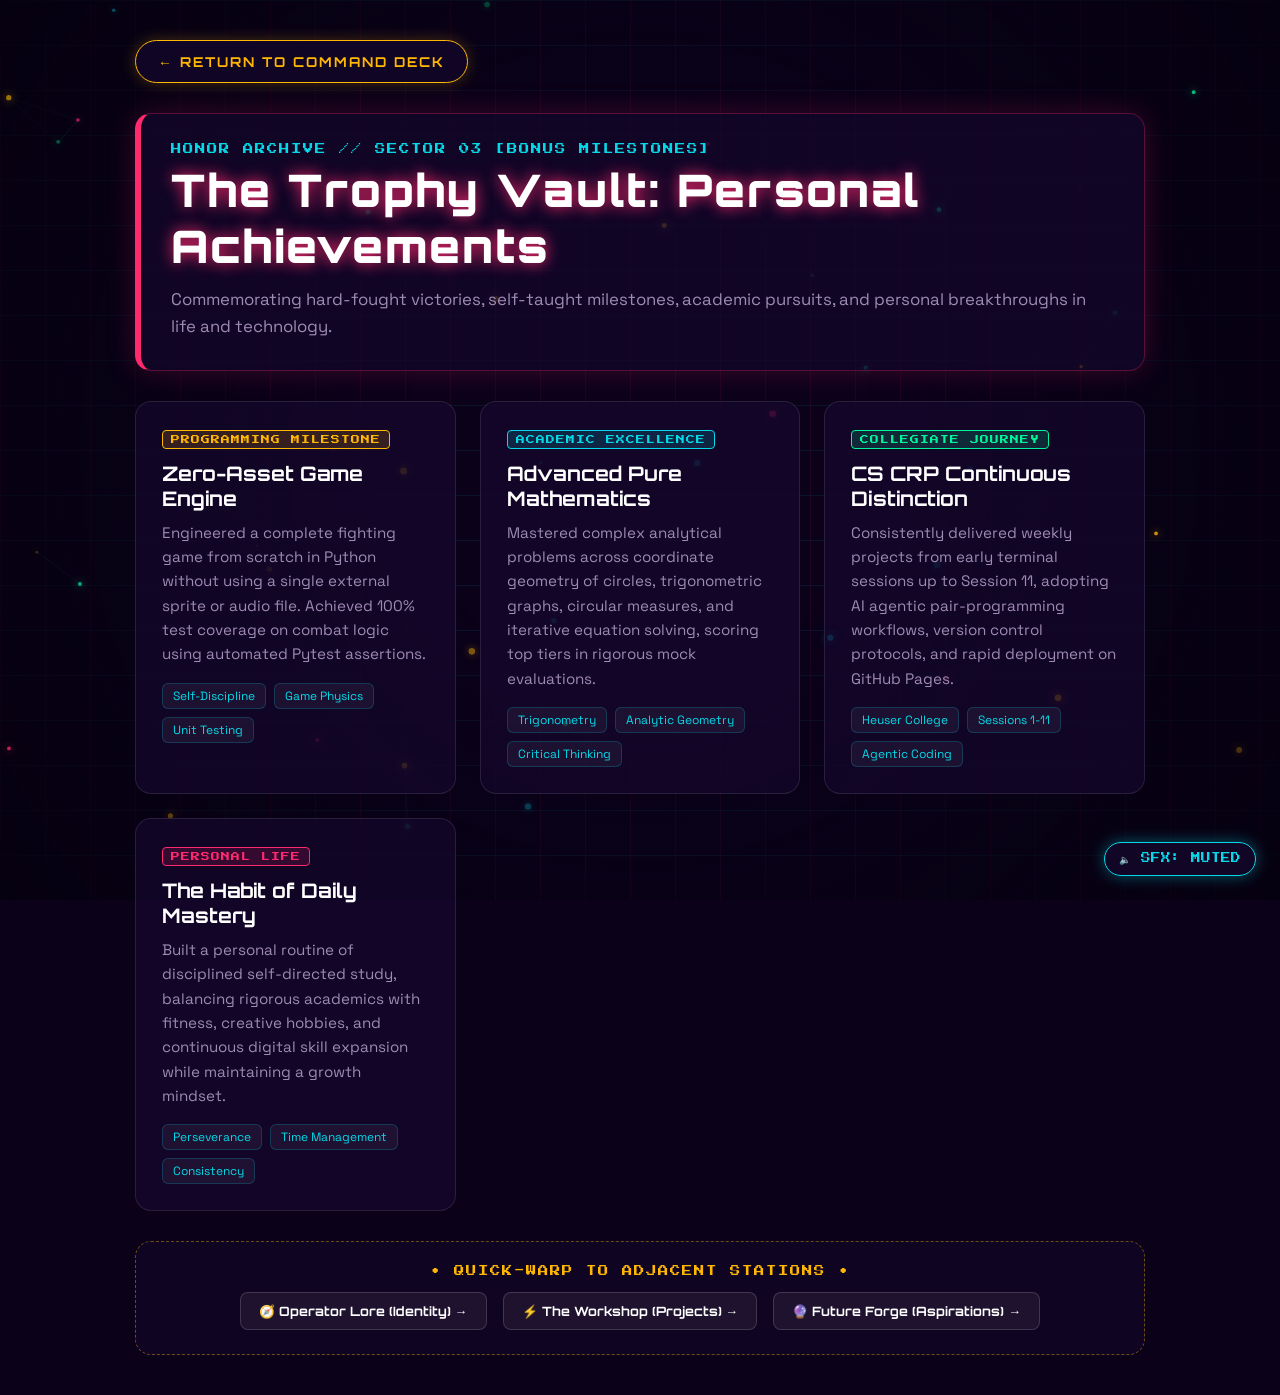
<file: achievements.html>
<!DOCTYPE html>
<html lang="en">
<head>
  <meta charset="UTF-8">
  <meta name="viewport" content="width=device-width, initial-scale=1.0">
  <title>Trophy Vault | Cyber-Chamber Sector 03</title>
  <link rel="stylesheet" href="style.css">
</head>
<body>

  <canvas id="cyber-canvas"></canvas>

  <!-- STRICTLY NO HEADER, NO FOOTER, NO NAVBAR -->
  <main class="sector-wrapper">

    <!-- Unconventional Return Gate -->
    <a href="index.html" class="cockpit-eject-beacon">
      <span>&larr; RETURN TO COMMAND DECK</span>
    </a>

    <!-- Sector Hero Banner (BONUS REQUIREMENT 1) -->
    <section class="sector-hero-hud">
      <span class="sector-code-tag">HONOR ARCHIVE // SECTOR 03 [BONUS MILESTONES]</span>
      <h1 class="sector-title">The Trophy Vault: Personal Achievements</h1>
      <p class="sector-subtext">
        Commemorating hard-fought victories, self-taught milestones, academic pursuits, and personal breakthroughs in life and technology.
      </p>
    </section>

    <!-- Achievements Grid -->
    <section class="content-cyber-grid">

      <!-- Achievement 1: Self-Taught Programming & CS50P Completion -->
      <article class="cyber-card">
        <span class="card-status-badge badge-gold">PROGRAMMING MILESTONE</span>
        <h2 class="cyber-card-title">Zero-Asset Game Engine</h2>
        <p class="cyber-card-body">
          Engineered a complete fighting game from scratch in Python without using a single external sprite or audio file. Achieved 100% test coverage on combat logic using automated Pytest assertions.
        </p>
        <div class="tech-tag-row">
          <span class="tech-pill">Self-Discipline</span>
          <span class="tech-pill">Game Physics</span>
          <span class="tech-pill">Unit Testing</span>
        </div>
      </article>

      <!-- Achievement 2: Mathematical Mastery -->
      <article class="cyber-card">
        <span class="card-status-badge badge-cyan">ACADEMIC EXCELLENCE</span>
        <h2 class="cyber-card-title">Advanced Pure Mathematics</h2>
        <p class="cyber-card-body">
          Mastered complex analytical problems across coordinate geometry of circles, trigonometric graphs, circular measures, and iterative equation solving, scoring top tiers in rigorous mock evaluations.
        </p>
        <div class="tech-tag-row">
          <span class="tech-pill">Trigonometry</span>
          <span class="tech-pill">Analytic Geometry</span>
          <span class="tech-pill">Critical Thinking</span>
        </div>
      </article>

      <!-- Achievement 3: Heuser College CS CRP Progress -->
      <article class="cyber-card">
        <span class="card-status-badge badge-green">COLLEGIATE JOURNEY</span>
        <h2 class="cyber-card-title">CS CRP Continuous Distinction</h2>
        <p class="cyber-card-body">
          Consistently delivered weekly projects from early terminal sessions up to Session 11, adopting AI agentic pair-programming workflows, version control protocols, and rapid deployment on GitHub Pages.
        </p>
        <div class="tech-tag-row">
          <span class="tech-pill">Heuser College</span>
          <span class="tech-pill">Sessions 1-11</span>
          <span class="tech-pill">Agentic Coding</span>
        </div>
      </article>

      <!-- Achievement 4: Personal Resilience & Lifelong Habits -->
      <article class="cyber-card">
        <span class="card-status-badge badge-pink">PERSONAL LIFE</span>
        <h2 class="cyber-card-title">The Habit of Daily Mastery</h2>
        <p class="cyber-card-body">
          Built a personal routine of disciplined self-directed study, balancing rigorous academics with fitness, creative hobbies, and continuous digital skill expansion while maintaining a growth mindset.
        </p>
        <div class="tech-tag-row">
          <span class="tech-pill">Perseverance</span>
          <span class="tech-pill">Time Management</span>
          <span class="tech-pill">Consistency</span>
        </div>
      </article>

    </section>

    <!-- Inter-Sector Warp Nexus -->
    <section class="inter-sector-nexus">
      <div class="nexus-label">&bull; QUICK-WARP TO ADJACENT STATIONS &bull;</div>
      <div class="nexus-jump-links">
        <a href="lore.html" class="nexus-jump-pill">🧭 Operator Lore (Identity) &rarr;</a>
        <a href="projects.html" class="nexus-jump-pill">⚡ The Workshop (Projects) &rarr;</a>
        <a href="aspirations.html" class="nexus-jump-pill">🔮 Future Forge (Aspirations) &rarr;</a>
      </div>
    </section>

  </main>

  <button id="audio-toggle-btn" class="cockpit-audio-toggle" title="Toggle Cockpit SFX">
    🔈 SFX: MUTED
  </button>

  <script src="script.js"></script>
</body>
</html>
</file>
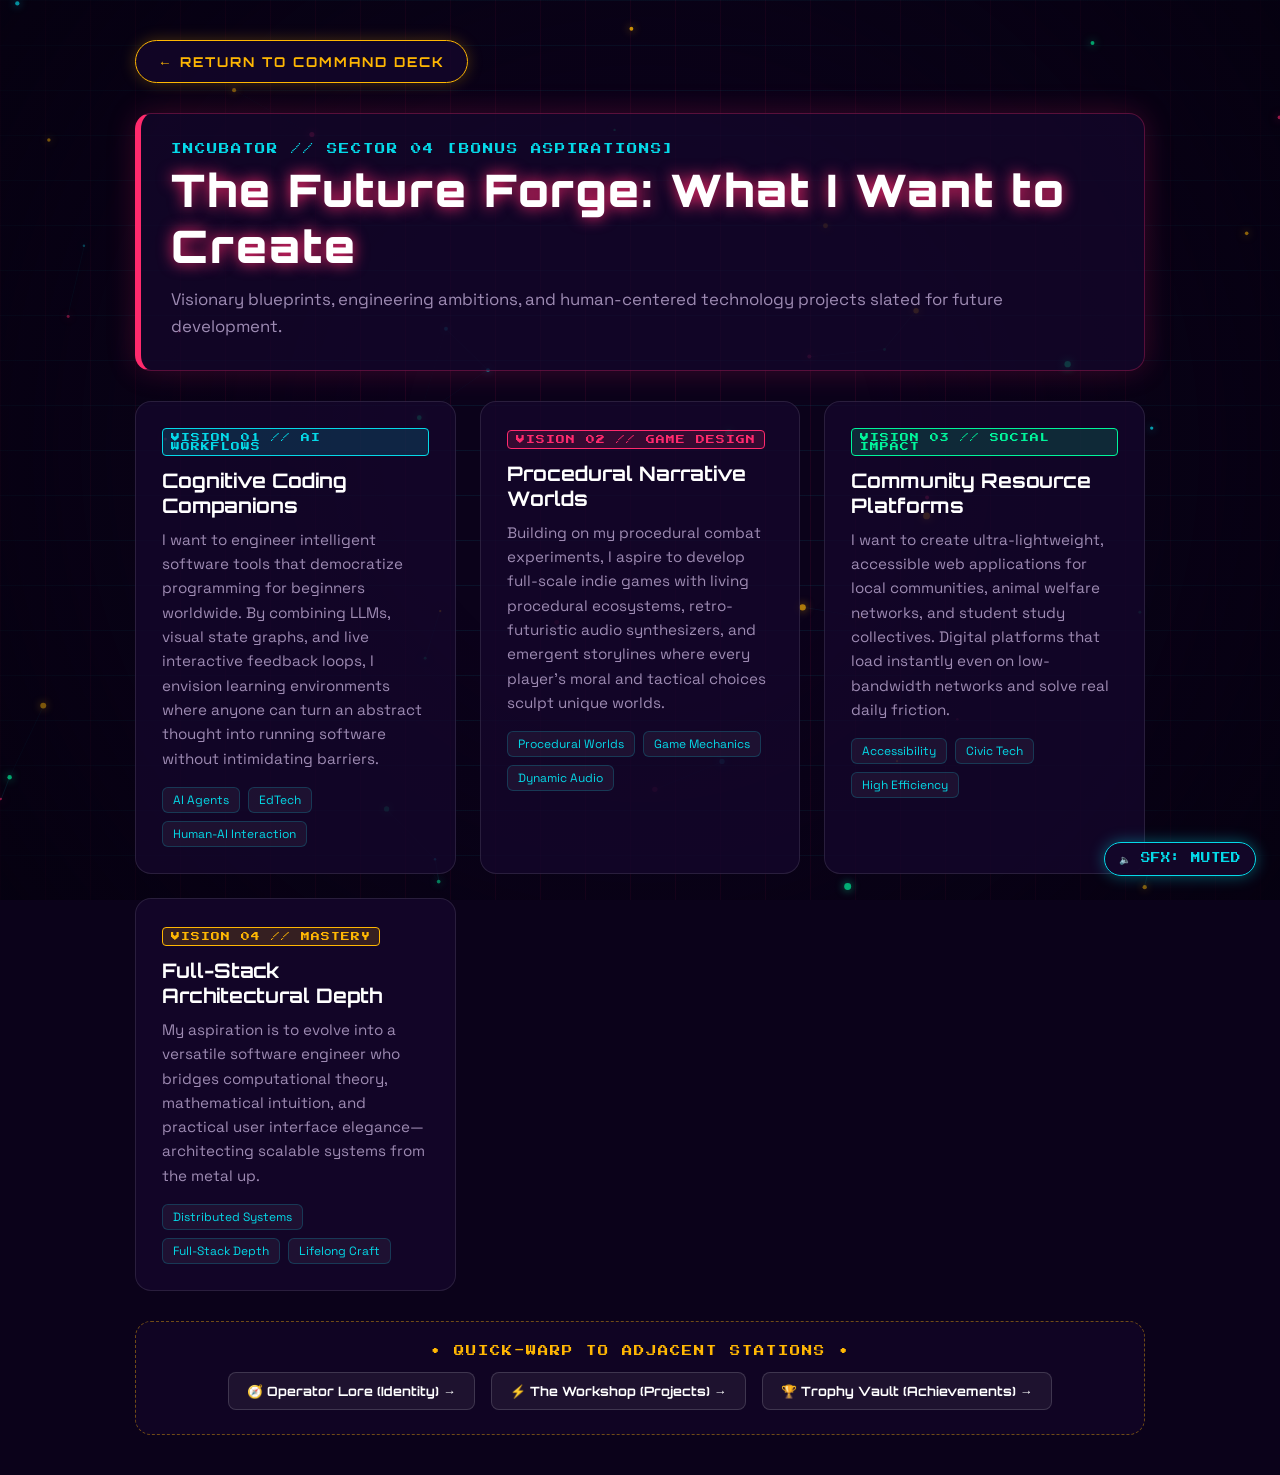
<file: aspirations.html>
<!DOCTYPE html>
<html lang="en">
<head>
  <meta charset="UTF-8">
  <meta name="viewport" content="width=device-width, initial-scale=1.0">
  <title>Future Forge | Cyber-Chamber Sector 04</title>
  <link rel="stylesheet" href="style.css">
</head>
<body>

  <canvas id="cyber-canvas"></canvas>

  <!-- STRICTLY NO HEADER, NO FOOTER, NO NAVBAR -->
  <main class="sector-wrapper">

    <!-- Unconventional Return Gate -->
    <a href="index.html" class="cockpit-eject-beacon">
      <span>&larr; RETURN TO COMMAND DECK</span>
    </a>

    <!-- Sector Hero Banner (BONUS REQUIREMENT 2) -->
    <section class="sector-hero-hud">
      <span class="sector-code-tag">INCUBATOR // SECTOR 04 [BONUS ASPIRATIONS]</span>
      <h1 class="sector-title">The Future Forge: What I Want to Create</h1>
      <p class="sector-subtext">
        Visionary blueprints, engineering ambitions, and human-centered technology projects slated for future development.
      </p>
    </section>

    <!-- Aspirations Grid -->
    <section class="content-cyber-grid">

      <!-- Aspiration 1: Intelligent Agentic Tools -->
      <article class="cyber-card">
        <span class="card-status-badge badge-cyan">VISION 01 // AI WORKFLOWS</span>
        <h2 class="cyber-card-title">Cognitive Coding Companions</h2>
        <p class="cyber-card-body">
          I want to engineer intelligent software tools that democratize programming for beginners worldwide. By combining LLMs, visual state graphs, and live interactive feedback loops, I envision learning environments where anyone can turn an abstract thought into running software without intimidating barriers.
        </p>
        <div class="tech-tag-row">
          <span class="tech-pill">AI Agents</span>
          <span class="tech-pill">EdTech</span>
          <span class="tech-pill">Human-AI Interaction</span>
        </div>
      </article>

      <!-- Aspiration 2: Immersive Indie Games -->
      <article class="cyber-card">
        <span class="card-status-badge badge-pink">VISION 02 // GAME DESIGN</span>
        <h2 class="cyber-card-title">Procedural Narrative Worlds</h2>
        <p class="cyber-card-body">
          Building on my procedural combat experiments, I aspire to develop full-scale indie games with living procedural ecosystems, retro-futuristic audio synthesizers, and emergent storylines where every player's moral and tactical choices sculpt unique worlds.
        </p>
        <div class="tech-tag-row">
          <span class="tech-pill">Procedural Worlds</span>
          <span class="tech-pill">Game Mechanics</span>
          <span class="tech-pill">Dynamic Audio</span>
        </div>
      </article>

      <!-- Aspiration 3: High-Impact Real-World Software -->
      <article class="cyber-card">
        <span class="card-status-badge badge-green">VISION 03 // SOCIAL IMPACT</span>
        <h2 class="cyber-card-title">Community Resource Platforms</h2>
        <p class="cyber-card-body">
          I want to create ultra-lightweight, accessible web applications for local communities, animal welfare networks, and student study collectives. Digital platforms that load instantly even on low-bandwidth networks and solve real daily friction.
        </p>
        <div class="tech-tag-row">
          <span class="tech-pill">Accessibility</span>
          <span class="tech-pill">Civic Tech</span>
          <span class="tech-pill">High Efficiency</span>
        </div>
      </article>

      <!-- Aspiration 4: Mastering Software Architecture -->
      <article class="cyber-card">
        <span class="card-status-badge badge-gold">VISION 04 // MASTERY</span>
        <h2 class="cyber-card-title">Full-Stack Architectural Depth</h2>
        <p class="cyber-card-body">
          My aspiration is to evolve into a versatile software engineer who bridges computational theory, mathematical intuition, and practical user interface elegance—architecting scalable systems from the metal up.
        </p>
        <div class="tech-tag-row">
          <span class="tech-pill">Distributed Systems</span>
          <span class="tech-pill">Full-Stack Depth</span>
          <span class="tech-pill">Lifelong Craft</span>
        </div>
      </article>

    </section>

    <!-- Inter-Sector Warp Nexus -->
    <section class="inter-sector-nexus">
      <div class="nexus-label">&bull; QUICK-WARP TO ADJACENT STATIONS &bull;</div>
      <div class="nexus-jump-links">
        <a href="lore.html" class="nexus-jump-pill">🧭 Operator Lore (Identity) &rarr;</a>
        <a href="projects.html" class="nexus-jump-pill">⚡ The Workshop (Projects) &rarr;</a>
        <a href="achievements.html" class="nexus-jump-pill">🏆 Trophy Vault (Achievements) &rarr;</a>
      </div>
    </section>

  </main>

  <button id="audio-toggle-btn" class="cockpit-audio-toggle" title="Toggle Cockpit SFX">
    🔈 SFX: MUTED
  </button>

  <script src="script.js"></script>
</body>
</html>
</file>
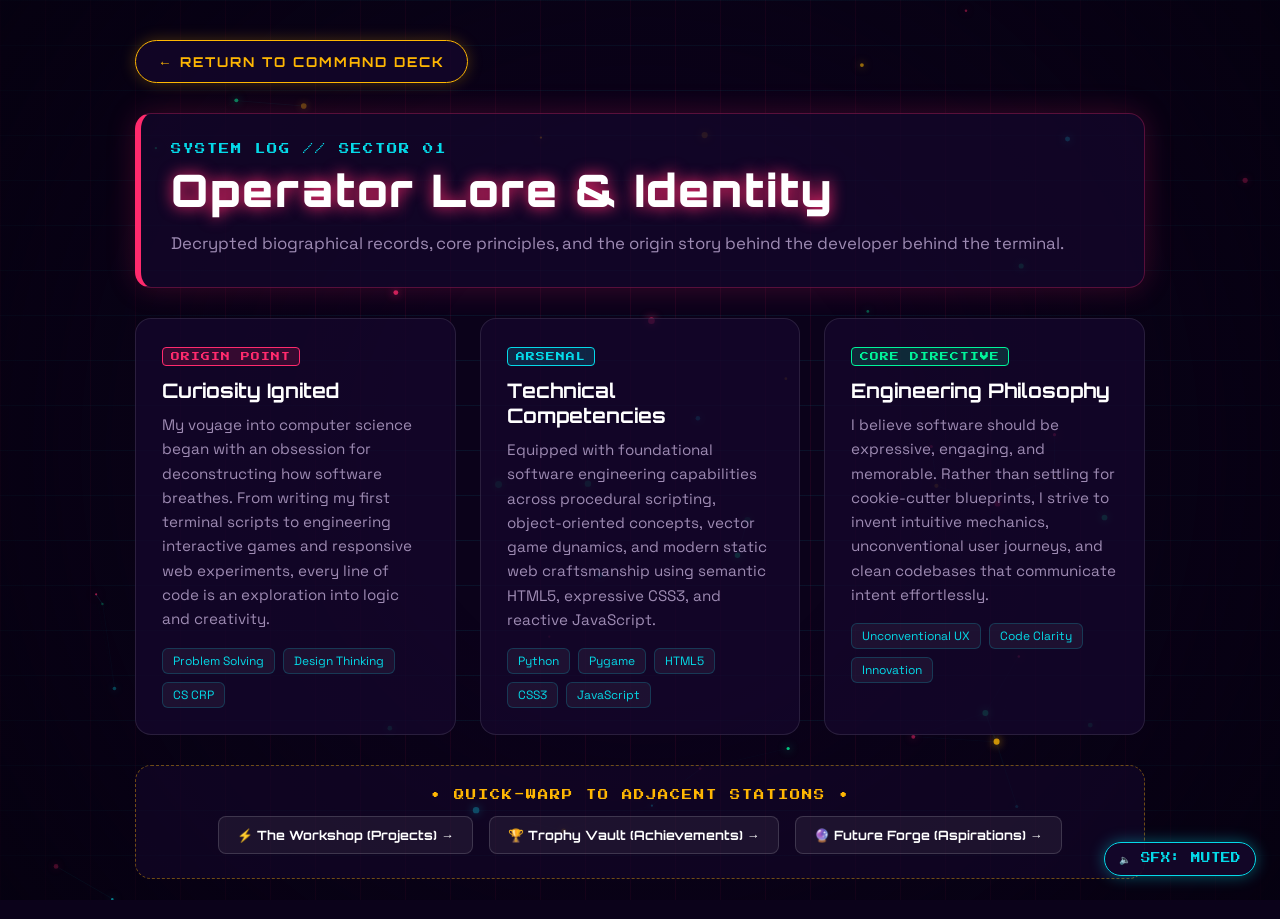
<file: lore.html>
<!DOCTYPE html>
<html lang="en">
<head>
  <meta charset="UTF-8">
  <meta name="viewport" content="width=device-width, initial-scale=1.0">
  <title>Operator Lore | Cyber-Chamber Sector 01</title>
  <link rel="stylesheet" href="style.css">
</head>
<body>

  <!-- Particle Canvas Overlay -->
  <canvas id="cyber-canvas"></canvas>

  <!-- STRICTLY NO HEADER, NO FOOTER, NO NAVBAR -->
  <main class="sector-wrapper">

    <!-- Unconventional Return Gate (Physical Cockpit Eject Beacon) -->
    <a href="index.html" class="cockpit-eject-beacon">
      <span>&larr; RETURN TO COMMAND DECK</span>
    </a>

    <!-- Sector Hero Banner -->
    <section class="sector-hero-hud">
      <span class="sector-code-tag">SYSTEM LOG // SECTOR 01</span>
      <h1 class="sector-title">Operator Lore &amp; Identity</h1>
      <p class="sector-subtext">
        Decrypted biographical records, core principles, and the origin story behind the developer behind the terminal.
      </p>
    </section>

    <!-- Bio & Skill Cards Grid -->
    <section class="content-cyber-grid">

      <!-- Card 1: Origin Story -->
      <article class="cyber-card">
        <span class="card-status-badge badge-pink">ORIGIN POINT</span>
        <h2 class="cyber-card-title">Curiosity Ignited</h2>
        <p class="cyber-card-body">
          My voyage into computer science began with an obsession for deconstructing how software breathes. From writing my first terminal scripts to engineering interactive games and responsive web experiments, every line of code is an exploration into logic and creativity.
        </p>
        <div class="tech-tag-row">
          <span class="tech-pill">Problem Solving</span>
          <span class="tech-pill">Design Thinking</span>
          <span class="tech-pill">CS CRP</span>
        </div>
      </article>

      <!-- Card 2: Skill Set -->
      <article class="cyber-card">
        <span class="card-status-badge badge-cyan">ARSENAL</span>
        <h2 class="cyber-card-title">Technical Competencies</h2>
        <p class="cyber-card-body">
          Equipped with foundational software engineering capabilities across procedural scripting, object-oriented concepts, vector game dynamics, and modern static web craftsmanship using semantic HTML5, expressive CSS3, and reactive JavaScript.
        </p>
        <div class="tech-tag-row">
          <span class="tech-pill">Python</span>
          <span class="tech-pill">Pygame</span>
          <span class="tech-pill">HTML5</span>
          <span class="tech-pill">CSS3</span>
          <span class="tech-pill">JavaScript</span>
        </div>
      </article>

      <!-- Card 3: Philosophy -->
      <article class="cyber-card">
        <span class="card-status-badge badge-green">CORE DIRECTIVE</span>
        <h2 class="cyber-card-title">Engineering Philosophy</h2>
        <p class="cyber-card-body">
          I believe software should be expressive, engaging, and memorable. Rather than settling for cookie-cutter blueprints, I strive to invent intuitive mechanics, unconventional user journeys, and clean codebases that communicate intent effortlessly.
        </p>
        <div class="tech-tag-row">
          <span class="tech-pill">Unconventional UX</span>
          <span class="tech-pill">Code Clarity</span>
          <span class="tech-pill">Innovation</span>
        </div>
      </article>

    </section>

    <!-- Inter-Sector Warp Nexus: Move between pages unconventional style -->
    <section class="inter-sector-nexus">
      <div class="nexus-label">&bull; QUICK-WARP TO ADJACENT STATIONS &bull;</div>
      <div class="nexus-jump-links">
        <a href="projects.html" class="nexus-jump-pill">⚡ The Workshop (Projects) &rarr;</a>
        <a href="achievements.html" class="nexus-jump-pill">🏆 Trophy Vault (Achievements) &rarr;</a>
        <a href="aspirations.html" class="nexus-jump-pill">🔮 Future Forge (Aspirations) &rarr;</a>
      </div>
    </section>

  </main>

  <!-- Interactive SFX Audio Toggle Button -->
  <button id="audio-toggle-btn" class="cockpit-audio-toggle" title="Toggle Cockpit SFX">
    🔈 SFX: MUTED
  </button>

  <script src="script.js"></script>
</body>
</html>
</file>
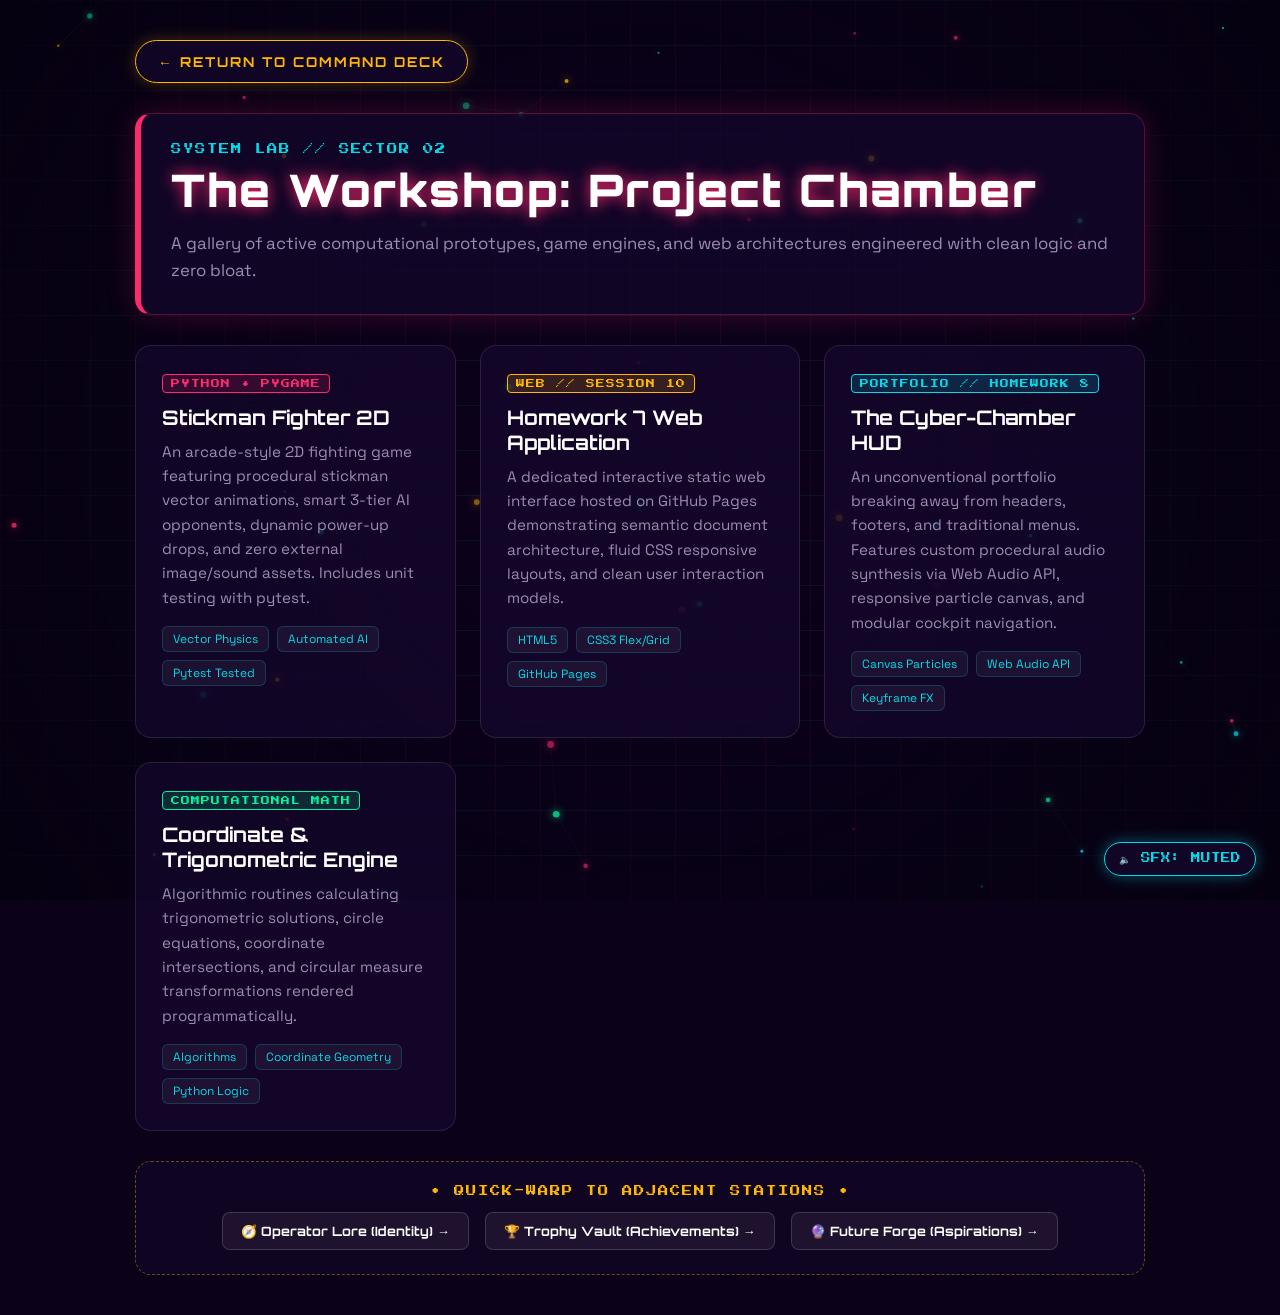
<file: projects.html>
<!DOCTYPE html>
<html lang="en">
<head>
  <meta charset="UTF-8">
  <meta name="viewport" content="width=device-width, initial-scale=1.0">
  <title>The Workshop | Cyber-Chamber Sector 02</title>
  <link rel="stylesheet" href="style.css">
</head>
<body>

  <canvas id="cyber-canvas"></canvas>

  <!-- STRICTLY NO HEADER, NO FOOTER, NO NAVBAR -->
  <main class="sector-wrapper">

    <!-- Unconventional Return Gate -->
    <a href="index.html" class="cockpit-eject-beacon">
      <span>&larr; RETURN TO COMMAND DECK</span>
    </a>

    <!-- Sector Hero Banner -->
    <section class="sector-hero-hud">
      <span class="sector-code-tag">SYSTEM LAB // SECTOR 02</span>
      <h1 class="sector-title">The Workshop: Project Chamber</h1>
      <p class="sector-subtext">
        A gallery of active computational prototypes, game engines, and web architectures engineered with clean logic and zero bloat.
      </p>
    </section>

    <!-- Projects Grid -->
    <section class="content-cyber-grid">

      <!-- Project 1: Stickman Fighter Game -->
      <article class="cyber-card">
        <span class="card-status-badge badge-pink">PYTHON &bull; PYGAME</span>
        <h2 class="cyber-card-title">Stickman Fighter 2D</h2>
        <p class="cyber-card-body">
          An arcade-style 2D fighting game featuring procedural stickman vector animations, smart 3-tier AI opponents, dynamic power-up drops, and zero external image/sound assets. Includes unit testing with pytest.
        </p>
        <div class="tech-tag-row">
          <span class="tech-pill">Vector Physics</span>
          <span class="tech-pill">Automated AI</span>
          <span class="tech-pill">Pytest Tested</span>
        </div>
      </article>

      <!-- Project 2: Homework 7 Static Web Architecture -->
      <article class="cyber-card">
        <span class="card-status-badge badge-gold">WEB // SESSION 10</span>
        <h2 class="cyber-card-title">Homework 7 Web Application</h2>
        <p class="cyber-card-body">
          A dedicated interactive static web interface hosted on GitHub Pages demonstrating semantic document architecture, fluid CSS responsive layouts, and clean user interaction models.
        </p>
        <div class="tech-tag-row">
          <span class="tech-pill">HTML5</span>
          <span class="tech-pill">CSS3 Flex/Grid</span>
          <span class="tech-pill">GitHub Pages</span>
        </div>
      </article>

      <!-- Project 3: Cyber-Chamber Unconventional Portfolio -->
      <article class="cyber-card">
        <span class="card-status-badge badge-cyan">PORTFOLIO // HOMEWORK 8</span>
        <h2 class="cyber-card-title">The Cyber-Chamber HUD</h2>
        <p class="cyber-card-body">
          An unconventional portfolio breaking away from headers, footers, and traditional menus. Features custom procedural audio synthesis via Web Audio API, responsive particle canvas, and modular cockpit navigation.
        </p>
        <div class="tech-tag-row">
          <span class="tech-pill">Canvas Particles</span>
          <span class="tech-pill">Web Audio API</span>
          <span class="tech-pill">Keyframe FX</span>
        </div>
      </article>

      <!-- Project 4: Interactive Math & Geometry Visualizer -->
      <article class="cyber-card">
        <span class="card-status-badge badge-green">COMPUTATIONAL MATH</span>
        <h2 class="cyber-card-title">Coordinate &amp; Trigonometric Engine</h2>
        <p class="cyber-card-body">
          Algorithmic routines calculating trigonometric solutions, circle equations, coordinate intersections, and circular measure transformations rendered programmatically.
        </p>
        <div class="tech-tag-row">
          <span class="tech-pill">Algorithms</span>
          <span class="tech-pill">Coordinate Geometry</span>
          <span class="tech-pill">Python Logic</span>
        </div>
      </article>

    </section>

    <!-- Inter-Sector Warp Nexus -->
    <section class="inter-sector-nexus">
      <div class="nexus-label">&bull; QUICK-WARP TO ADJACENT STATIONS &bull;</div>
      <div class="nexus-jump-links">
        <a href="lore.html" class="nexus-jump-pill">🧭 Operator Lore (Identity) &rarr;</a>
        <a href="achievements.html" class="nexus-jump-pill">🏆 Trophy Vault (Achievements) &rarr;</a>
        <a href="aspirations.html" class="nexus-jump-pill">🔮 Future Forge (Aspirations) &rarr;</a>
      </div>
    </section>

  </main>

  <button id="audio-toggle-btn" class="cockpit-audio-toggle" title="Toggle Cockpit SFX">
    🔈 SFX: MUTED
  </button>

  <script src="script.js"></script>
</body>
</html>
</file>
<file: style.css>
/* ==========================================================================
   HOMEWORK 8: THE UNCONVENTIONAL CYBER-CHAMBER PORTFOLIO
   Color Scheme (5 unique colors - No standard white & blue!):
   1. Cyber Pink:   #ff2a6d
   2. Electric Cyan: #05d9e8
   3. Solar Gold:   #ffb703
   4. Neon Jade:    #00f59b
   5. Deep Obsidian/Purple: #0b021a / #16082f
   ========================================================================== */

/* 1. Google Fonts Import */
@import url('https://fonts.googleapis.com/css2?family=Orbitron:wght@400;600;800;900&family=Press+Start+2P&family=Space+Grotesk:wght@300;400;600;700&display=swap');

/* 2. Global CSS Variables (Easy to tweak and understand) */
:root {
  --bg-dark: #0b021a;
  --bg-surface: #14072b;
  --bg-surface-glow: #1f0b40;
  
  --neon-pink: #ff2a6d;
  --neon-cyan: #05d9e8;
  --solar-gold: #ffb703;
  --neon-green: #00f59b;
  --neon-purple: #9d4edd;
  
  --text-main: #f3e8ff;
  --text-dim: #9e8bb3;

  --font-display: 'Orbitron', sans-serif;
  --font-retro: 'Press Start 2P', monospace;
  --font-body: 'Space Grotesk', sans-serif;
}

/* 3. Base Reset (NO header, footer, or nav elements exist on this website) */
* {
  margin: 0;
  padding: 0;
  box-sizing: border-box;
}

html, body {
  width: 100%;
  min-height: 100vh;
  background-color: var(--bg-dark);
  color: var(--text-main);
  font-family: var(--font-body);
  overflow-x: hidden;
  position: relative;
}

/* Background Cyber Grid & Vignette */
body::before {
  content: "";
  position: fixed;
  top: 0;
  left: 0;
  width: 100vw;
  height: 100vh;
  background-image: 
    linear-gradient(to right, rgba(255, 42, 109, 0.08) 1px, transparent 1px),
    linear-gradient(to bottom, rgba(5, 217, 232, 0.08) 1px, transparent 1px);
  background-size: 45px 45px;
  pointer-events: none;
  z-index: 0;
}

body::after {
  content: "";
  position: fixed;
  top: 0;
  left: 0;
  width: 100vw;
  height: 100vh;
  background: radial-gradient(circle at center, transparent 30%, rgba(5, 1, 15, 0.85) 100%);
  pointer-events: none;
  z-index: 1;
}

/* Particle Canvas Overlay */
#cyber-canvas {
  position: fixed;
  top: 0;
  left: 0;
  width: 100vw;
  height: 100vh;
  pointer-events: none;
  z-index: 2;
}

/* Main Container: Replaces traditional page layouts with a Cyber Cockpit Deck */
.cockpit-viewport {
  position: relative;
  z-index: 3;
  max-width: 1250px;
  margin: 0 auto;
  padding: 30px 20px;
  display: flex;
  flex-direction: column;
  gap: 28px;
}

/* ==========================================================================
   PILOT BIOMETRIC CORE (Centered Avatar & Pilot Telemetry)
   Requirement 3: Image of yourself as a meaningful part of the design
   ========================================================================== */
.pilot-core-station {
  display: flex;
  flex-direction: column;
  align-items: center;
  justify-content: center;
  text-align: center;
  margin-top: 10px;
  padding: 24px;
  border-radius: 20px;
  background: rgba(20, 7, 43, 0.65);
  backdrop-filter: blur(8px);
  border: 1px solid rgba(255, 183, 3, 0.25);
  box-shadow: 0 0 35px rgba(255, 42, 109, 0.15);
  position: relative;
}

/* Biometric Chamber with Rotating Ring Animations */
.biometric-chamber {
  position: relative;
  width: 170px;
  height: 170px;
  display: flex;
  align-items: center;
  justify-content: center;
  margin-bottom: 16px;
}

/* Outer Orbiting Reactor Rings (Requirement 6: Animation) */
.chamber-ring-outer {
  position: absolute;
  width: 100%;
  height: 100%;
  border-radius: 50%;
  border: 2px dashed var(--neon-cyan);
  animation: spinClockwise 22s linear infinite;
  box-shadow: 0 0 15px rgba(5, 217, 232, 0.4);
}

.chamber-ring-inner {
  position: absolute;
  width: 82%;
  height: 82%;
  border-radius: 50%;
  border: 2px dotted var(--neon-pink);
  animation: spinCounterClockwise 14s linear infinite;
}

/* Pilot Avatar Image Box */
.pilot-photo-frame {
  width: 115px;
  height: 115px;
  border-radius: 50%;
  overflow: hidden;
  border: 3px solid var(--solar-gold);
  box-shadow: 0 0 20px rgba(255, 183, 3, 0.6);
  z-index: 2;
  position: relative;
  transition: transform 0.3s ease, box-shadow 0.3s ease;
}

.pilot-photo-frame:hover {
  transform: scale(1.08);
  box-shadow: 0 0 30px rgba(0, 245, 155, 0.8);
}

.pilot-photo {
  width: 100%;
  height: 100%;
  object-fit: cover;
  display: block;
}

/* Pilot HUD Readout */
.pilot-tag {
  font-family: var(--font-retro);
  font-size: 0.65rem;
  color: var(--neon-green);
  letter-spacing: 2px;
  margin-bottom: 8px;
  display: inline-block;
  padding: 4px 10px;
  background: rgba(0, 245, 155, 0.1);
  border: 1px solid var(--neon-green);
  border-radius: 4px;
}

.pilot-callsign {
  font-family: var(--font-display);
  font-size: clamp(1.8rem, 4vw, 2.8rem);
  font-weight: 900;
  text-transform: uppercase;
  color: #ffffff;
  letter-spacing: 3px;
  text-shadow: 0 0 12px var(--neon-pink), 0 0 24px var(--neon-cyan);
  margin-bottom: 6px;
}

.pilot-role {
  font-size: 1rem;
  color: var(--solar-gold);
  font-weight: 600;
  letter-spacing: 1.5px;
}

/* Live Telemetry Bar */
.telemetry-strip {
  display: flex;
  gap: 15px;
  flex-wrap: wrap;
  justify-content: center;
  margin-top: 14px;
}

.telemetry-pill {
  font-family: var(--font-retro);
  font-size: 0.55rem;
  color: var(--text-dim);
  background: rgba(255, 255, 255, 0.05);
  border: 1px solid rgba(255, 255, 255, 0.1);
  padding: 6px 12px;
  border-radius: 20px;
}

.telemetry-pill span {
  color: var(--neon-cyan);
}

/* ==========================================================================
   CONCEPT LOGBOOK PANEL (Requirement 10: 2-3 sentences explaining concept)
   ========================================================================== */
.concept-terminal-log {
  background: linear-gradient(135deg, rgba(20, 7, 43, 0.85), rgba(31, 11, 64, 0.85));
  border: 1px solid var(--neon-pink);
  border-left: 6px solid var(--neon-cyan);
  border-radius: 12px;
  padding: 18px 24px;
  box-shadow: 0 0 25px rgba(255, 42, 109, 0.2);
  position: relative;
}

.terminal-header {
  display: flex;
  align-items: center;
  gap: 10px;
  margin-bottom: 10px;
}

.terminal-blink-dot {
  width: 10px;
  height: 10px;
  border-radius: 50%;
  background: var(--neon-pink);
  animation: blink 1.2s infinite ease-in-out;
}

.terminal-title {
  font-family: var(--font-retro);
  font-size: 0.7rem;
  color: var(--solar-gold);
  letter-spacing: 1.5px;
}

.concept-text {
  font-size: 0.95rem;
  line-height: 1.6;
  color: #ffffff;
}

.concept-text em {
  color: var(--neon-green);
  font-style: normal;
  font-weight: 600;
}

/* ==========================================================================
   UNCONVENTIONAL NAVIGATION CONSOLE (Requirement 5)
   "Visitors must move between pages in a way that is not a menu or link list"
   Organized as interactive physical power-modules / spatial apparatuses!
   ========================================================================== */
.navigation-matrix-heading {
  font-family: var(--font-display);
  font-size: 1.1rem;
  color: var(--neon-cyan);
  letter-spacing: 2px;
  text-transform: uppercase;
  display: flex;
  align-items: center;
  gap: 10px;
}

.navigation-matrix-heading::after {
  content: "";
  flex: 1;
  height: 1px;
  background: linear-gradient(to right, var(--neon-cyan), transparent);
}

.console-deck-grid {
  display: grid;
  grid-template-columns: repeat(auto-fit, minmax(260px, 1fr));
  gap: 22px;
}

/* Interactive Navigation Module Link */
.console-module-pod {
  display: block;
  text-decoration: none;
  background: rgba(20, 7, 43, 0.7);
  border: 1px solid rgba(255, 255, 255, 0.12);
  border-radius: 16px;
  padding: 24px 20px;
  position: relative;
  overflow: hidden;
  transition: all 0.35s cubic-bezier(0.175, 0.885, 0.32, 1.275);
  box-shadow: 0 8px 20px rgba(0, 0, 0, 0.4);
}

/* Animated Corner Accent Marks */
.console-module-pod::before {
  content: "";
  position: absolute;
  top: 0;
  left: 0;
  width: 30px;
  height: 30px;
  border-top: 3px solid var(--neon-pink);
  border-left: 3px solid var(--neon-pink);
  transition: width 0.3s ease, height 0.3s ease;
}

.console-module-pod::after {
  content: "";
  position: absolute;
  bottom: 0;
  right: 0;
  width: 30px;
  height: 30px;
  border-bottom: 3px solid var(--neon-cyan);
  border-right: 3px solid var(--neon-cyan);
  transition: width 0.3s ease, height 0.3s ease;
}

.console-module-pod:hover {
  transform: translateY(-8px) scale(1.02);
  border-color: var(--solar-gold);
  box-shadow: 0 15px 35px rgba(255, 183, 3, 0.35);
}

.console-module-pod:hover::before,
.console-module-pod:hover::after {
  width: 100%;
  height: 100%;
}

/* Module Icon & Holographic Glyph */
.module-icon-wrap {
  width: 60px;
  height: 60px;
  border-radius: 12px;
  background: rgba(255, 255, 255, 0.05);
  display: flex;
  align-items: center;
  justify-content: center;
  font-size: 1.8rem;
  margin-bottom: 16px;
  border: 1px solid rgba(255, 255, 255, 0.15);
  transition: transform 0.3s ease;
}

.console-module-pod:hover .module-icon-wrap {
  transform: scale(1.15) rotate(5deg);
}

/* Module Specific Color Themes */
.theme-pink .module-icon-wrap {
  border-color: var(--neon-pink);
  box-shadow: 0 0 15px rgba(255, 42, 109, 0.4);
}
.theme-pink .module-badge {
  color: var(--neon-pink);
}

.theme-cyan .module-icon-wrap {
  border-color: var(--neon-cyan);
  box-shadow: 0 0 15px rgba(5, 217, 232, 0.4);
}
.theme-cyan .module-badge {
  color: var(--neon-cyan);
}

.theme-gold .module-icon-wrap {
  border-color: var(--solar-gold);
  box-shadow: 0 0 15px rgba(255, 183, 3, 0.4);
}
.theme-gold .module-badge {
  color: var(--solar-gold);
}

.theme-green .module-icon-wrap {
  border-color: var(--neon-green);
  box-shadow: 0 0 15px rgba(0, 245, 155, 0.4);
}
.theme-green .module-badge {
  color: var(--neon-green);
}

/* Text inside Module Pods */
.module-badge {
  font-family: var(--font-retro);
  font-size: 0.58rem;
  letter-spacing: 1.5px;
  margin-bottom: 8px;
  display: block;
}

.module-title {
  font-family: var(--font-display);
  font-size: 1.25rem;
  font-weight: 700;
  color: #ffffff;
  margin-bottom: 8px;
  letter-spacing: 1px;
}

.module-desc {
  font-size: 0.88rem;
  color: var(--text-dim);
  line-height: 1.5;
  margin-bottom: 18px;
}

/* Interactive Engaging Switch / Lever Indicator */
.module-engage-bar {
  display: flex;
  align-items: center;
  justify-content: space-between;
  font-family: var(--font-display);
  font-size: 0.75rem;
  font-weight: 700;
  letter-spacing: 1.5px;
  padding-top: 12px;
  border-top: 1px solid rgba(255, 255, 255, 0.08);
  color: #ffffff;
}

.engage-arrow {
  color: var(--solar-gold);
  transition: transform 0.25s ease;
}

.console-module-pod:hover .engage-arrow {
  transform: translateX(6px);
}

/* ==========================================================================
   WARP GATE: HOMEWORK 7 PORTAL (Requirement 8)
   Direct href link to the user's hosted Homework 7 / Homework 6 website
   ========================================================================== */
.warp-portal-container {
  margin-top: 10px;
}

.warp-portal-card {
  display: block;
  text-decoration: none;
  background: linear-gradient(90deg, rgba(255, 42, 109, 0.25), rgba(5, 217, 232, 0.25), rgba(255, 183, 3, 0.25));
  border: 2px solid var(--neon-cyan);
  border-radius: 18px;
  padding: 24px;
  position: relative;
  overflow: hidden;
  box-shadow: 0 0 35px rgba(5, 217, 232, 0.35);
  transition: all 0.3s ease;
}

.warp-portal-card:hover {
  transform: scale(1.02);
  border-color: var(--solar-gold);
  box-shadow: 0 0 50px rgba(255, 183, 3, 0.6);
}

.warp-portal-inner {
  display: flex;
  align-items: center;
  justify-content: space-between;
  gap: 20px;
  position: relative;
  z-index: 2;
}

.warp-info {
  flex: 1;
}

.warp-tag {
  font-family: var(--font-retro);
  font-size: 0.65rem;
  color: var(--solar-gold);
  letter-spacing: 2px;
  display: block;
  margin-bottom: 6px;
}

.warp-heading {
  font-family: var(--font-display);
  font-size: 1.4rem;
  font-weight: 800;
  color: #ffffff;
  letter-spacing: 1.5px;
  margin-bottom: 6px;
}

.warp-desc {
  font-size: 0.9rem;
  color: var(--text-main);
}

.warp-teleport-dial {
  display: flex;
  align-items: center;
  gap: 10px;
  font-family: var(--font-display);
  font-size: 0.85rem;
  font-weight: 800;
  background: var(--neon-pink);
  color: #ffffff;
  padding: 12px 20px;
  border-radius: 30px;
  letter-spacing: 2px;
  box-shadow: 0 0 20px rgba(255, 42, 109, 0.6);
  white-space: nowrap;
}

/* ==========================================================================
   SUBPAGE / SECTOR LAYOUTS (lore.html, projects.html, achievements.html, aspirations.html)
   Strictly NO header, NO footer, NO navbar!
   ========================================================================== */
.sector-wrapper {
  max-width: 1050px;
  margin: 0 auto;
  padding: 40px 20px;
  display: flex;
  flex-direction: column;
  gap: 30px;
  position: relative;
  z-index: 3;
}

/* Unconventional Return Gate (Not a nav bar, but a thematic cockpit eject conduit!) */
.cockpit-eject-beacon {
  display: inline-flex;
  align-items: center;
  gap: 12px;
  text-decoration: none;
  font-family: var(--font-display);
  font-size: 0.85rem;
  font-weight: 700;
  color: var(--solar-gold);
  background: rgba(20, 7, 43, 0.8);
  border: 1px solid var(--solar-gold);
  padding: 12px 22px;
  border-radius: 30px;
  letter-spacing: 2px;
  align-self: flex-start;
  transition: all 0.3s ease;
  box-shadow: 0 0 15px rgba(255, 183, 3, 0.25);
}

.cockpit-eject-beacon:hover {
  background: var(--solar-gold);
  color: var(--bg-dark);
  box-shadow: 0 0 30px rgba(255, 183, 3, 0.7);
  transform: translateX(-4px);
}

/* Sector Title Banner */
.sector-hero-hud {
  background: rgba(20, 7, 43, 0.75);
  border: 1px solid rgba(255, 42, 109, 0.3);
  border-left: 6px solid var(--neon-pink);
  border-radius: 16px;
  padding: 30px;
  box-shadow: 0 0 30px rgba(255, 42, 109, 0.2);
}

.sector-code-tag {
  font-family: var(--font-retro);
  font-size: 0.65rem;
  color: var(--neon-cyan);
  letter-spacing: 2px;
  margin-bottom: 8px;
  display: block;
}

.sector-title {
  font-family: var(--font-display);
  font-size: clamp(1.8rem, 4vw, 2.8rem);
  font-weight: 900;
  color: #ffffff;
  letter-spacing: 2px;
  margin-bottom: 12px;
  text-shadow: 0 0 15px var(--neon-pink);
}

.sector-subtext {
  font-size: 1.05rem;
  color: var(--text-dim);
  line-height: 1.6;
}

/* Content Cards Grid inside Subpages */
.content-cyber-grid {
  display: grid;
  grid-template-columns: repeat(auto-fit, minmax(300px, 1fr));
  gap: 24px;
}

.cyber-card {
  background: rgba(20, 7, 43, 0.8);
  border: 1px solid rgba(255, 255, 255, 0.1);
  border-radius: 16px;
  padding: 26px;
  position: relative;
  transition: transform 0.3s ease, border-color 0.3s ease, box-shadow 0.3s ease;
}

.cyber-card:hover {
  transform: translateY(-6px);
  border-color: var(--neon-cyan);
  box-shadow: 0 10px 30px rgba(5, 217, 232, 0.25);
}

.card-status-badge {
  font-family: var(--font-retro);
  font-size: 0.55rem;
  padding: 4px 8px;
  border-radius: 4px;
  margin-bottom: 12px;
  display: inline-block;
  letter-spacing: 1px;
}

.badge-green {
  background: rgba(0, 245, 155, 0.15);
  color: var(--neon-green);
  border: 1px solid var(--neon-green);
}

.badge-gold {
  background: rgba(255, 183, 3, 0.15);
  color: var(--solar-gold);
  border: 1px solid var(--solar-gold);
}

.badge-pink {
  background: rgba(255, 42, 109, 0.15);
  color: var(--neon-pink);
  border: 1px solid var(--neon-pink);
}

.badge-cyan {
  background: rgba(5, 217, 232, 0.15);
  color: var(--neon-cyan);
  border: 1px solid var(--neon-cyan);
}

.cyber-card-title {
  font-family: var(--font-display);
  font-size: 1.25rem;
  font-weight: 700;
  color: #ffffff;
  margin-bottom: 10px;
}

.cyber-card-body {
  font-size: 0.95rem;
  line-height: 1.6;
  color: var(--text-dim);
  margin-bottom: 16px;
}

.tech-tag-row {
  display: flex;
  flex-wrap: wrap;
  gap: 8px;
}

.tech-pill {
  font-size: 0.75rem;
  padding: 4px 10px;
  border-radius: 6px;
  background: rgba(255, 255, 255, 0.05);
  color: var(--neon-cyan);
  border: 1px solid rgba(5, 217, 232, 0.2);
}

/* Inter-Sector Portal Hub (Enables moving between pages unconventional style) */
.inter-sector-nexus {
  background: rgba(20, 7, 43, 0.6);
  border: 1px dashed rgba(255, 183, 3, 0.4);
  border-radius: 16px;
  padding: 24px;
  text-align: center;
}

.nexus-label {
  font-family: var(--font-retro);
  font-size: 0.65rem;
  color: var(--solar-gold);
  letter-spacing: 2px;
  margin-bottom: 16px;
}

.nexus-jump-links {
  display: flex;
  justify-content: center;
  gap: 16px;
  flex-wrap: wrap;
}

.nexus-jump-pill {
  text-decoration: none;
  font-family: var(--font-display);
  font-size: 0.8rem;
  font-weight: 700;
  padding: 10px 18px;
  border-radius: 8px;
  color: #ffffff;
  background: rgba(255, 255, 255, 0.06);
  border: 1px solid rgba(255, 255, 255, 0.15);
  transition: all 0.25s ease;
}

.nexus-jump-pill:hover {
  background: var(--neon-cyan);
  color: var(--bg-dark);
  box-shadow: 0 0 20px var(--neon-cyan);
  transform: translateY(-3px);
}

/* Interactive Sound/Audio Synth Button */
.cockpit-audio-toggle {
  position: fixed;
  bottom: 24px;
  right: 24px;
  z-index: 99;
  background: rgba(20, 7, 43, 0.9);
  border: 1px solid var(--neon-cyan);
  color: var(--neon-cyan);
  font-family: var(--font-retro);
  font-size: 0.6rem;
  padding: 10px 14px;
  border-radius: 30px;
  cursor: pointer;
  display: flex;
  align-items: center;
  gap: 8px;
  box-shadow: 0 0 15px rgba(5, 217, 232, 0.4);
  transition: all 0.3s ease;
}

.cockpit-audio-toggle:hover {
  background: var(--neon-cyan);
  color: var(--bg-dark);
  box-shadow: 0 0 25px rgba(5, 217, 232, 0.8);
}

/* ==========================================================================
   KEYFRAME ANIMATIONS (Requirement 6: Animations)
   ========================================================================== */
@keyframes spinClockwise {
  from { transform: rotate(0deg); }
  to { transform: rotate(360deg); }
}

@keyframes spinCounterClockwise {
  from { transform: rotate(0deg); }
  to { transform: rotate(-360deg); }
}

@keyframes blink {
  0%, 100% { opacity: 1; transform: scale(1); }
  50% { opacity: 0.3; transform: scale(0.85); }
}

/* ==========================================================================
   RESPONSIVE DESIGN (Works seamlessly on phones, tablets, monitors)
   ========================================================================== */
@media (max-width: 768px) {
  .cockpit-viewport,
  .sector-wrapper {
    padding: 20px 14px;
    gap: 20px;
  }

  .console-deck-grid {
    grid-template-columns: 1fr;
  }

  .warp-portal-inner {
    flex-direction: column;
    text-align: center;
  }

  .warp-teleport-dial {
    width: 100%;
    justify-content: center;
  }

  .pilot-callsign {
    font-size: 1.8rem;
  }

  .cockpit-eject-beacon {
    width: 100%;
    justify-content: center;
  }
}
</file>
